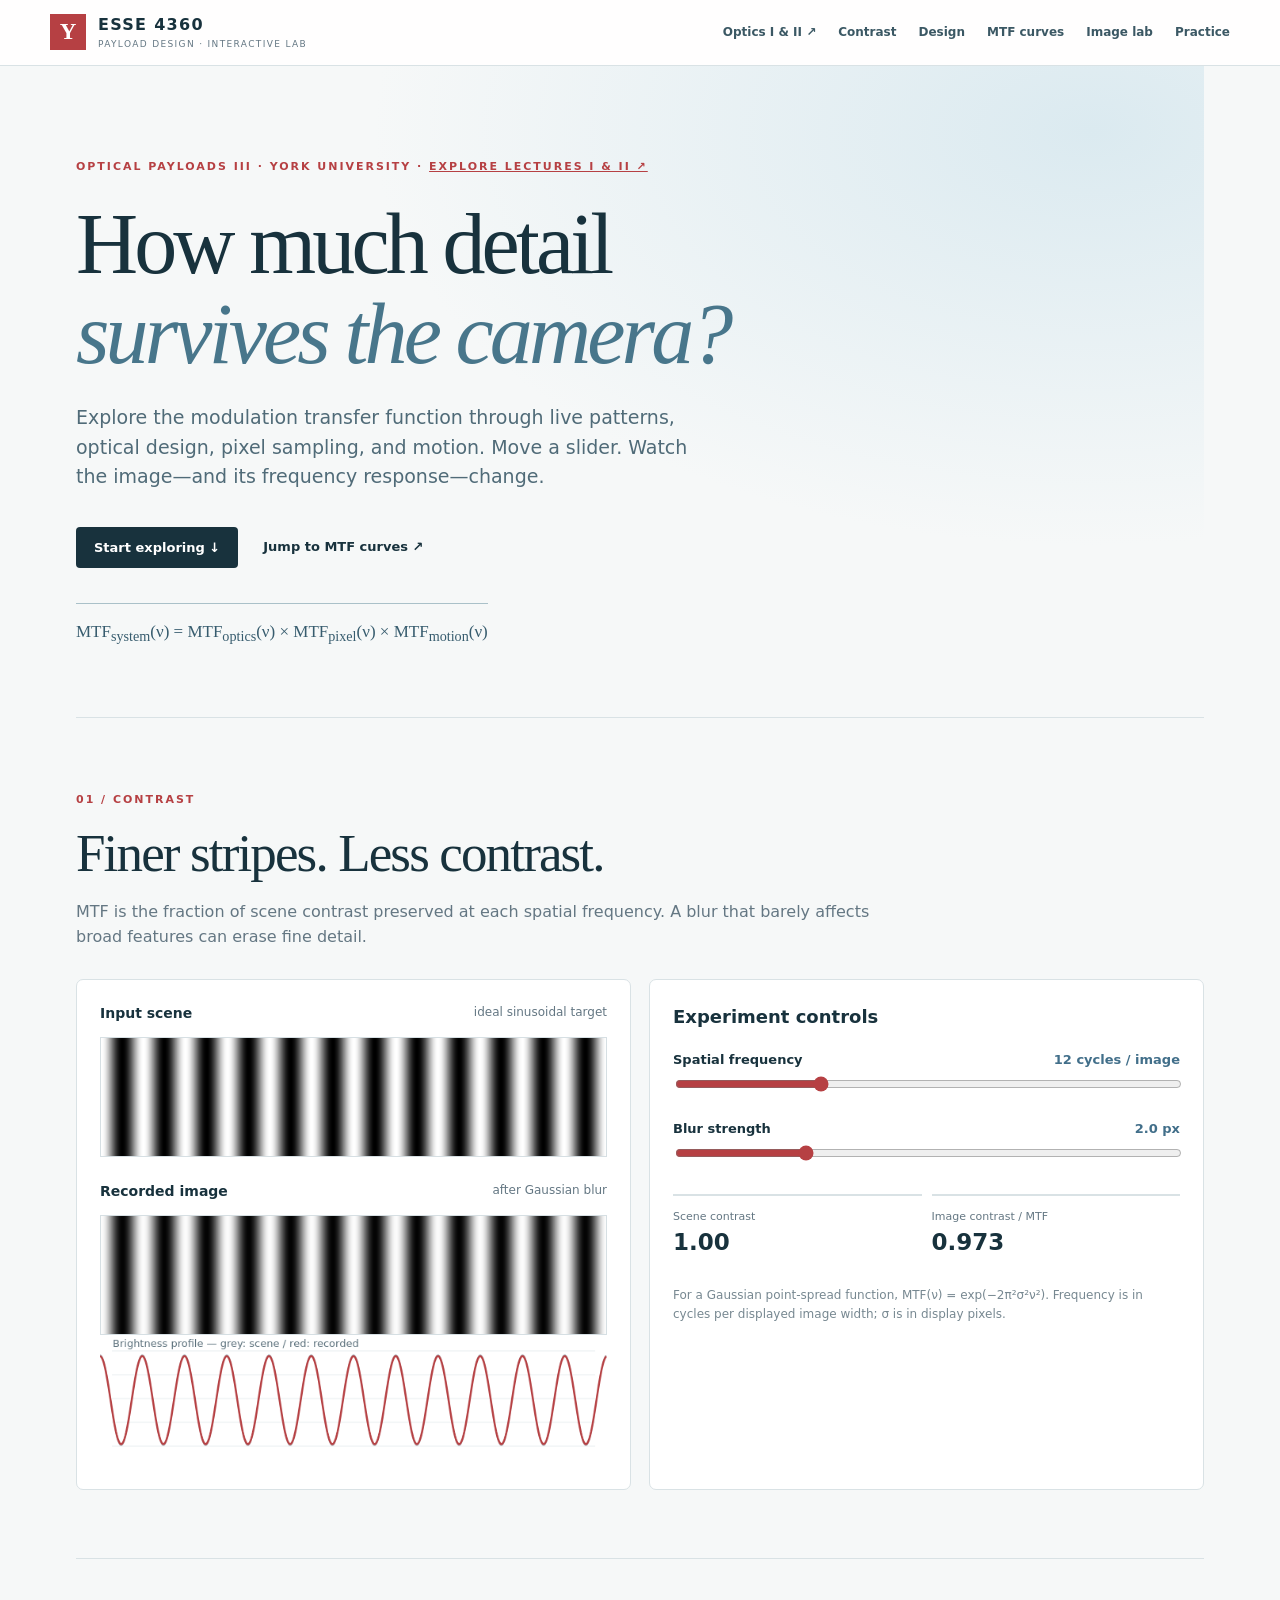
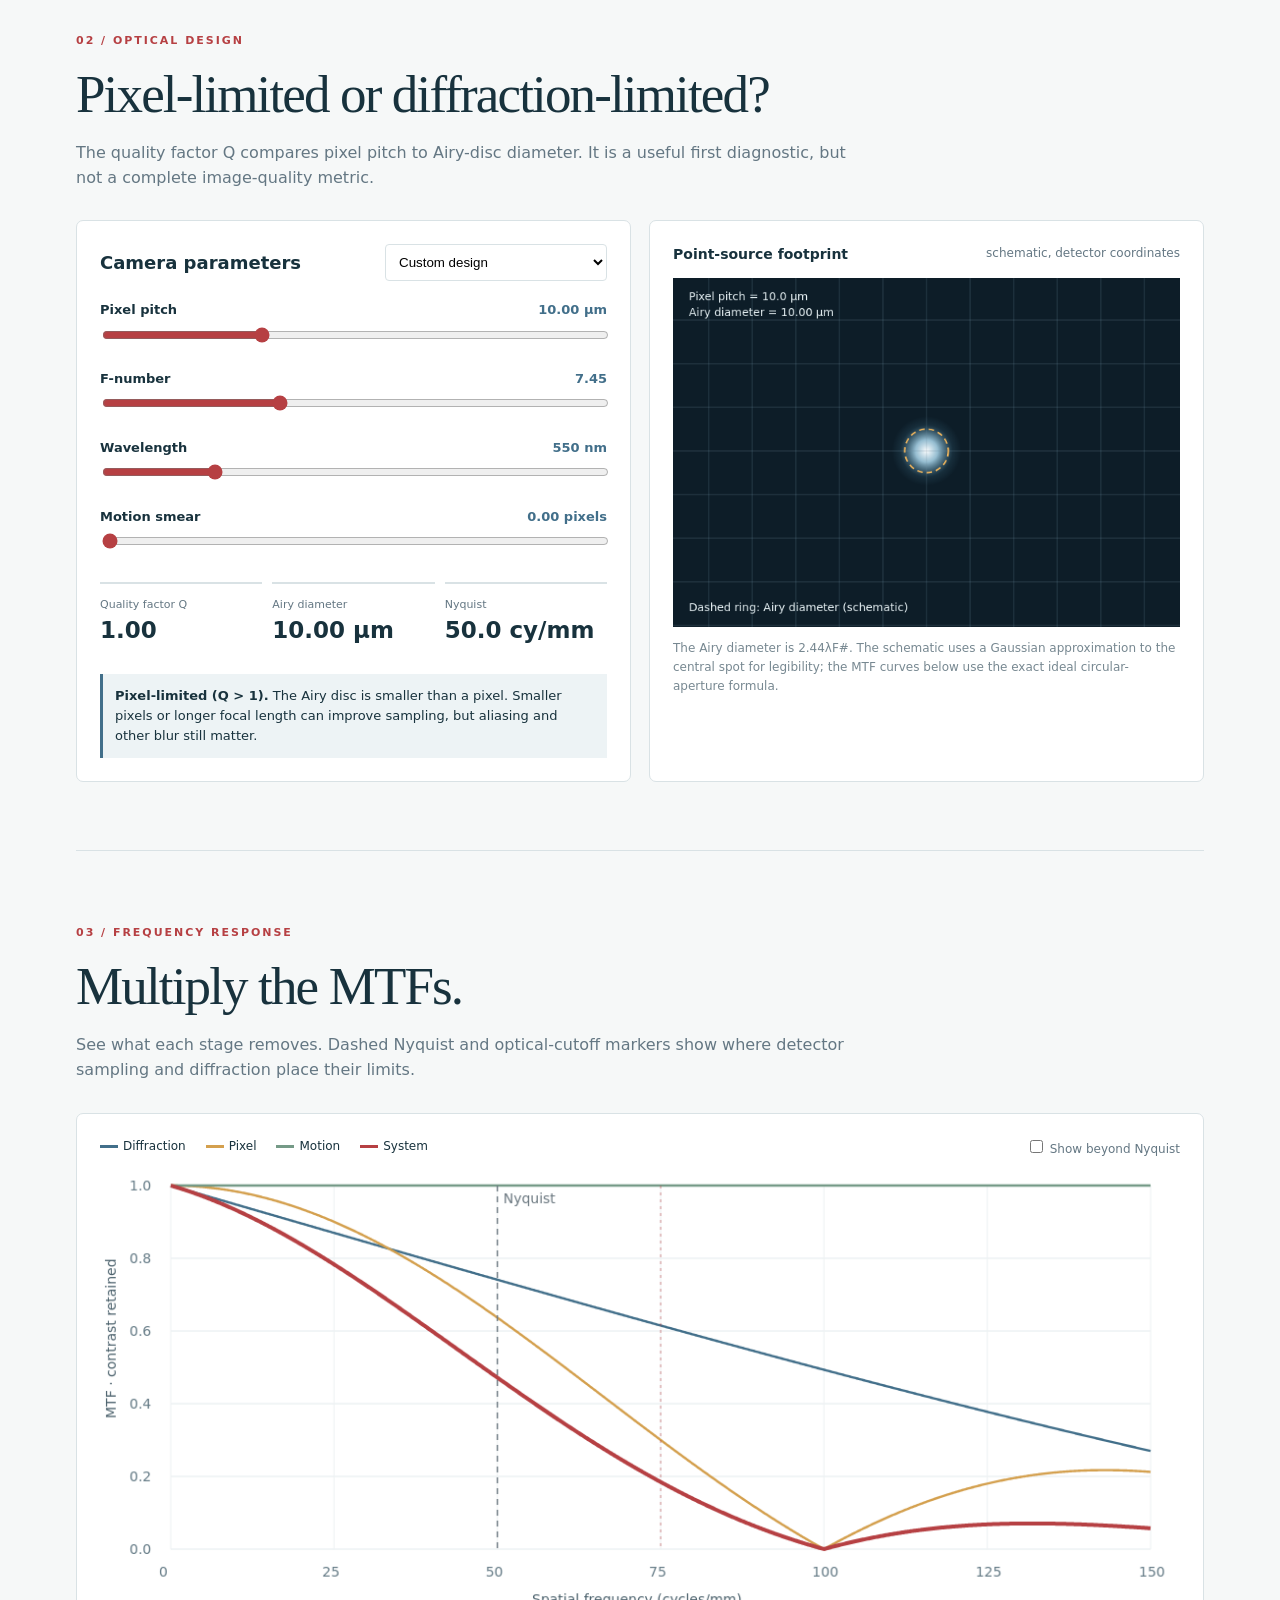
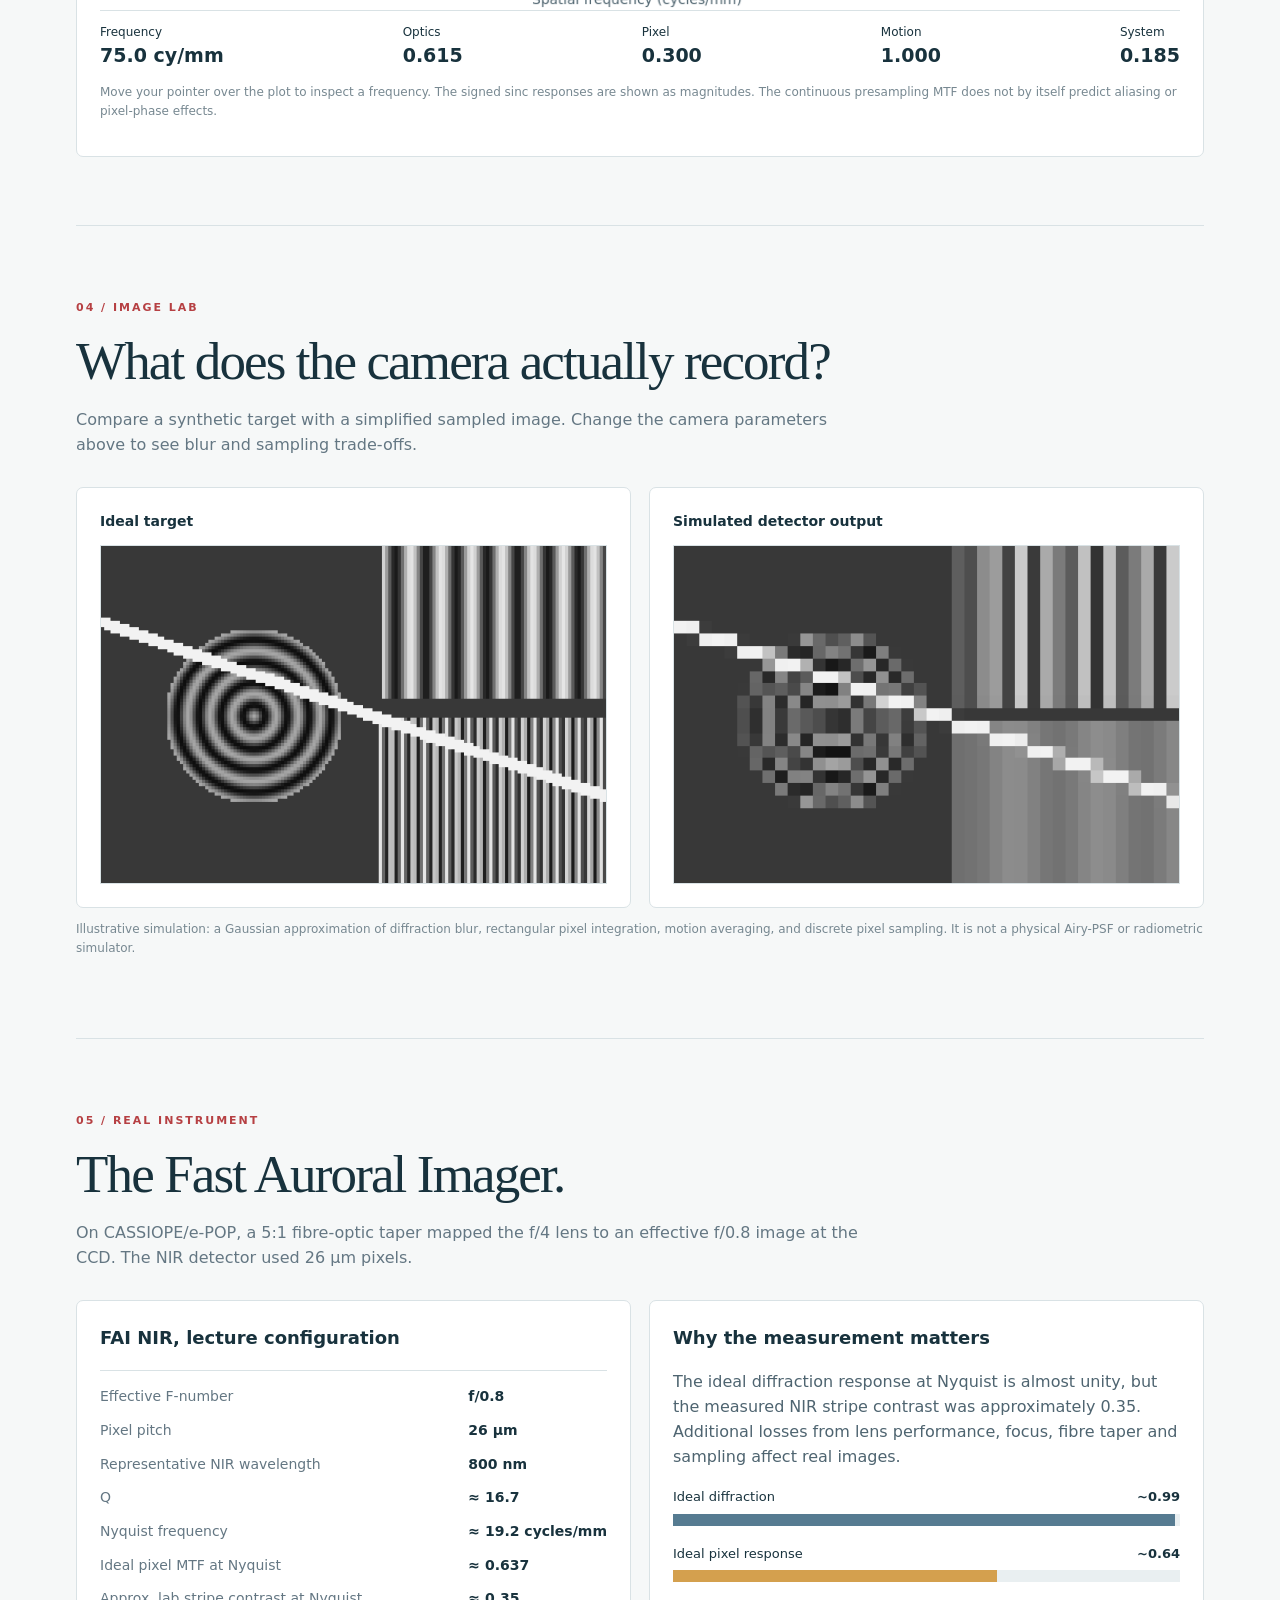
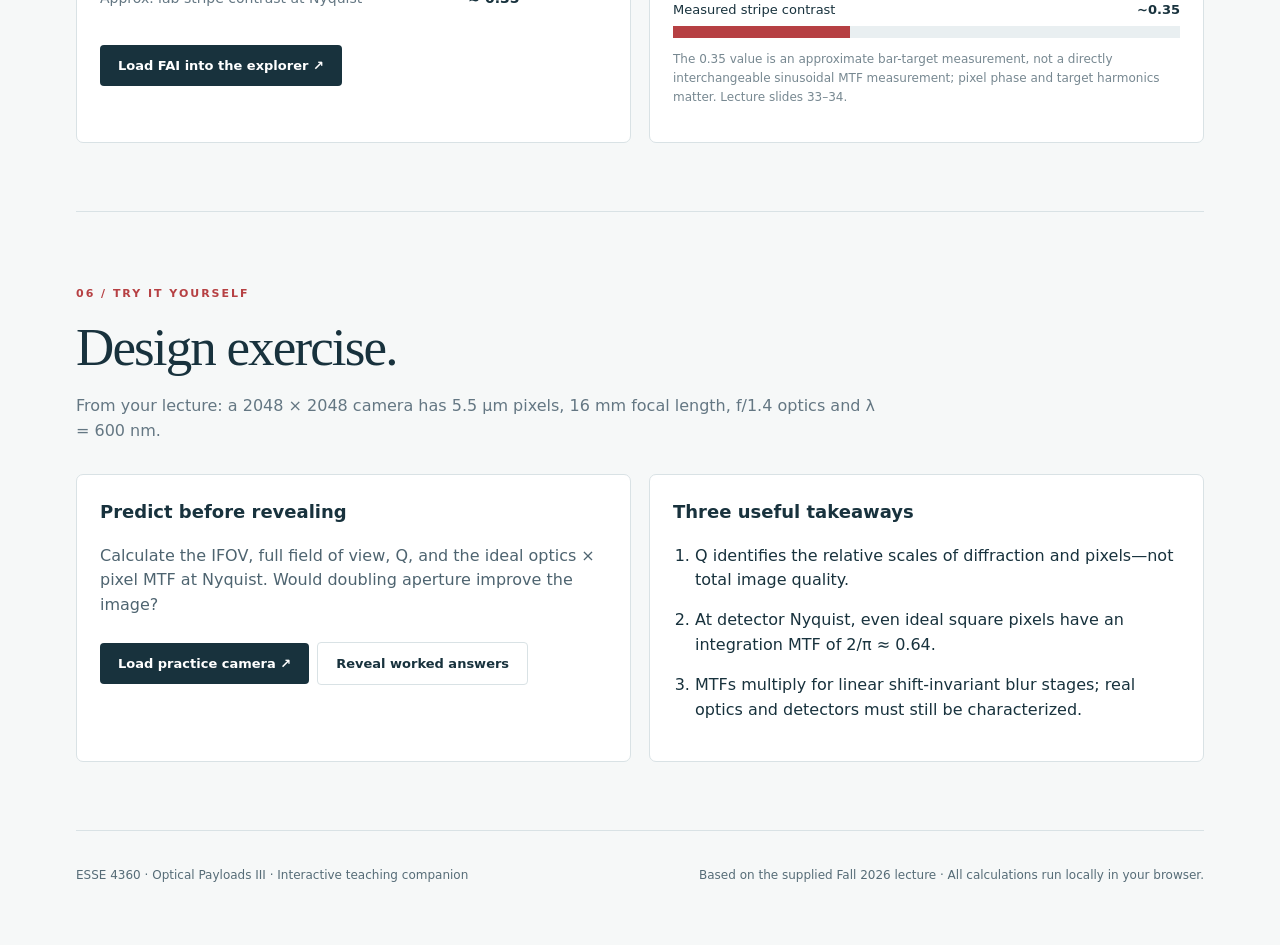
<file: index.html>
<!doctype html><html lang="en"><head><meta charset="utf-8"><meta name="viewport" content="width=device-width,initial-scale=1"><title>MTF Lab | ESSE 4360</title><link rel="stylesheet" href="style.css"></head><body><header><div class="brand"><span class="mark">Y</span><div><strong>ESSE 4360</strong><small>PAYLOAD DESIGN · INTERACTIVE LAB</small></div></div><nav><a href="optics.html">Optics I & II ↗</a><a href="#patterns">Contrast</a><a href="#design">Design</a><a href="#mtf">MTF curves</a><a href="#image">Image lab</a><a href="#challenge">Practice</a></nav></header><main><section class="hero"><div class="eyebrow">OPTICAL PAYLOADS III · YORK UNIVERSITY · <a href="optics.html" style="color:inherit">EXPLORE LECTURES I & II ↗</a></div><h1>How much detail<br><em>survives the camera?</em></h1><p>Explore the modulation transfer function through live patterns, optical design, pixel sampling, and motion. Move a slider. Watch the image—and its frequency response—change.</p><div class="hero-actions"><a class="primary" href="#patterns">Start exploring ↓</a><a href="#mtf">Jump to MTF curves ↗</a></div><div class="hero-equation">MTF<sub>system</sub>(ν) = MTF<sub>optics</sub>(ν) × MTF<sub>pixel</sub>(ν) × MTF<sub>motion</sub>(ν)</div></section><section id="patterns" class="section"><div class="section-top"><span class="step">01 / CONTRAST</span><h2>Finer stripes. Less contrast.</h2><p>MTF is the fraction of scene contrast preserved at each spatial frequency. A blur that barely affects broad features can erase fine detail.</p></div><div class="two"><div class="panel"><div class="panel-title">Input scene <span>ideal sinusoidal target</span></div><canvas id="scene" class="strip" width="640" height="150"></canvas><div class="panel-title gap-top">Recorded image <span>after Gaussian blur</span></div><canvas id="recorded" class="strip" width="640" height="150"></canvas><canvas id="profile" width="640" height="165"></canvas></div><div class="panel controls"><h3>Experiment controls</h3><label>Spatial frequency <output id="freqOut"></output></label><input id="freq" type="range" min="1" max="40" step="1" value="12"><label>Blur strength <output id="blurOut"></output></label><input id="blur" type="range" min="0" max="8" step="0.1" value="2"><div class="metric-row"><div><small>Scene contrast</small><strong>1.00</strong></div><div><small>Image contrast / MTF</small><strong id="contrastOut">—</strong></div></div><p class="note">For a Gaussian point-spread function, MTF(ν) = exp(−2π²σ²ν²). Frequency is in cycles per displayed image width; σ is in display pixels.</p></div></div></section><section id="design" class="section"><div class="section-top"><span class="step">02 / OPTICAL DESIGN</span><h2>Pixel-limited or diffraction-limited?</h2><p>The quality factor Q compares pixel pitch to Airy-disc diameter. It is a useful first diagnostic, but not a complete image-quality metric.</p></div><div class="two"><div class="panel controls"><div class="preset-line"><h3>Camera parameters</h3><select id="preset"><option value="custom">Custom design</option><option value="earth">Earth imager · lecture example</option><option value="fast">Fast camera · lecture example</option><option value="fai">FAI NIR · effective focal plane</option><option value="practice">Lecture practice problem</option></select></div><label>Pixel pitch <output id="pixelOut"></output></label><input id="pixel" type="range" min="1" max="30" step="0.1" value="10"><label>F-number <output id="fnumOut"></output></label><input id="fnum" type="range" min="0.8" max="20" step="0.05" value="7.45"><label>Wavelength <output id="waveOut"></output></label><input id="wave" type="range" min="400" max="1100" step="10" value="550"><label>Motion smear <output id="motionOut"></output></label><input id="motion" type="range" min="0" max="4" step="0.05" value="0"><div class="metric-row three"><div><small>Quality factor Q</small><strong id="qOut">—</strong></div><div><small>Airy diameter</small><strong id="airyOut">—</strong></div><div><small>Nyquist</small><strong id="nyOut">—</strong></div></div><div class="verdict" id="verdict"></div></div><div class="panel"><div class="panel-title">Point-source footprint <span>schematic, detector coordinates</span></div><canvas id="psf" width="640" height="440"></canvas><p class="note">The Airy diameter is 2.44λF#. The schematic uses a Gaussian approximation to the central spot for legibility; the MTF curves below use the exact ideal circular-aperture formula.</p></div></div></section><section id="mtf" class="section"><div class="section-top"><span class="step">03 / FREQUENCY RESPONSE</span><h2>Multiply the MTFs.</h2><p>See what each stage removes. Dashed Nyquist and optical-cutoff markers show where detector sampling and diffraction place their limits.</p></div><div class="panel"><div class="chart-header"><div class="legend"><span><i class="opt"></i>Diffraction</span><span><i class="pix"></i>Pixel</span><span><i class="mot"></i>Motion</span><span><i class="sys"></i>System</span></div><label class="check"><input id="beyond" type="checkbox"> Show beyond Nyquist</label></div><canvas id="mtfChart" width="1100" height="460"></canvas><div class="readout"><span>Frequency <strong id="probeFreq">—</strong></span><span>Optics <strong id="probeOpt">—</strong></span><span>Pixel <strong id="probePix">—</strong></span><span>Motion <strong id="probeMot">—</strong></span><span>System <strong id="probeSys">—</strong></span></div><p class="note">Move your pointer over the plot to inspect a frequency. The signed sinc responses are shown as magnitudes. The continuous presampling MTF does not by itself predict aliasing or pixel-phase effects.</p></div></section><section id="image" class="section"><div class="section-top"><span class="step">04 / IMAGE LAB</span><h2>What does the camera actually record?</h2><p>Compare a synthetic target with a simplified sampled image. Change the camera parameters above to see blur and sampling trade-offs.</p></div><div class="two"><div class="panel"><div class="panel-title">Ideal target</div><canvas id="idealImage" width="480" height="320" class="imagecanvas"></canvas></div><div class="panel"><div class="panel-title">Simulated detector output</div><canvas id="sampledImage" width="480" height="320" class="imagecanvas"></canvas></div></div><p class="note">Illustrative simulation: a Gaussian approximation of diffraction blur, rectangular pixel integration, motion averaging, and discrete pixel sampling. It is not a physical Airy-PSF or radiometric simulator.</p></section><section id="fai" class="section"><div class="section-top"><span class="step">05 / REAL INSTRUMENT</span><h2>The Fast Auroral Imager.</h2><p>On CASSIOPE/e-POP, a 5:1 fibre-optic taper mapped the f/4 lens to an effective f/0.8 image at the CCD. The NIR detector used 26 µm pixels.</p></div><div class="two"><div class="panel"><h3>FAI NIR, lecture configuration</h3><div class="spec"><span>Effective F-number</span><b>f/0.8</b><span>Pixel pitch</span><b>26 µm</b><span>Representative NIR wavelength</span><b>800 nm</b><span>Q</span><b>≈ 16.7</b><span>Nyquist frequency</span><b>≈ 19.2 cycles/mm</b><span>Ideal pixel MTF at Nyquist</span><b>≈ 0.637</b><span>Approx. lab stripe contrast at Nyquist</span><b>≈ 0.35</b></div><button id="loadFai">Load FAI into the explorer ↗</button></div><div class="panel"><h3>Why the measurement matters</h3><p>The ideal diffraction response at Nyquist is almost unity, but the measured NIR stripe contrast was approximately 0.35. Additional losses from lens performance, focus, fibre taper and sampling affect real images.</p><div class="barlabel">Ideal diffraction <b>~0.99</b></div><div class="bar"><span style="width:99%;background:#567b91"></span></div><div class="barlabel">Ideal pixel response <b>~0.64</b></div><div class="bar"><span style="width:64%;background:#d4a04e"></span></div><div class="barlabel">Measured stripe contrast <b>~0.35</b></div><div class="bar"><span style="width:35%;background:#b64043"></span></div><p class="note">The 0.35 value is an approximate bar-target measurement, not a directly interchangeable sinusoidal MTF measurement; pixel phase and target harmonics matter. Lecture slides 33–34.</p></div></div></section><section id="challenge" class="section"><div class="section-top"><span class="step">06 / TRY IT YOURSELF</span><h2>Design exercise.</h2><p>From your lecture: a 2048 × 2048 camera has 5.5 µm pixels, 16 mm focal length, f/1.4 optics and λ = 600 nm.</p></div><div class="two"><div class="panel"><h3>Predict before revealing</h3><p>Calculate the IFOV, full field of view, Q, and the ideal optics × pixel MTF at Nyquist. Would doubling aperture improve the image?</p><button id="loadPractice">Load practice camera ↗</button><button class="secondary" id="reveal">Reveal worked answers</button><div id="answers" hidden><p><strong>IFOV:</strong> ≈ 70.9 arcsec/pixel. <strong>Full FOV:</strong> ≈ 38.8° using 2 atan(Np/2f). <strong>Q:</strong> ≈ 2.68 (pixel-limited). <strong>Nyquist:</strong> ≈ 90.9 cycles/mm. <strong>Optical MTF:</strong> ≈ 0.90. <strong>Pixel MTF:</strong> ≈ 0.637. <strong>System:</strong> ≈ 0.57, ignoring other blur. Doubling the aperture at fixed focal length reduces the F-number and diffraction blur, but only modestly improves the Nyquist response because pixel integration still dominates; it also increases collected light.</p></div></div><div class="panel"><h3>Three useful takeaways</h3><ol><li>Q identifies the relative scales of diffraction and pixels—not total image quality.</li><li>At detector Nyquist, even ideal square pixels have an integration MTF of 2/π ≈ 0.64.</li><li>MTFs multiply for linear shift-invariant blur stages; real optics and detectors must still be characterized.</li></ol></div></div></section><footer>ESSE 4360 · Optical Payloads III · Interactive teaching companion <span>Based on the supplied Fall 2026 lecture · All calculations run locally in your browser.</span></footer></main><script src="script.js"></script></body></html>
</file>
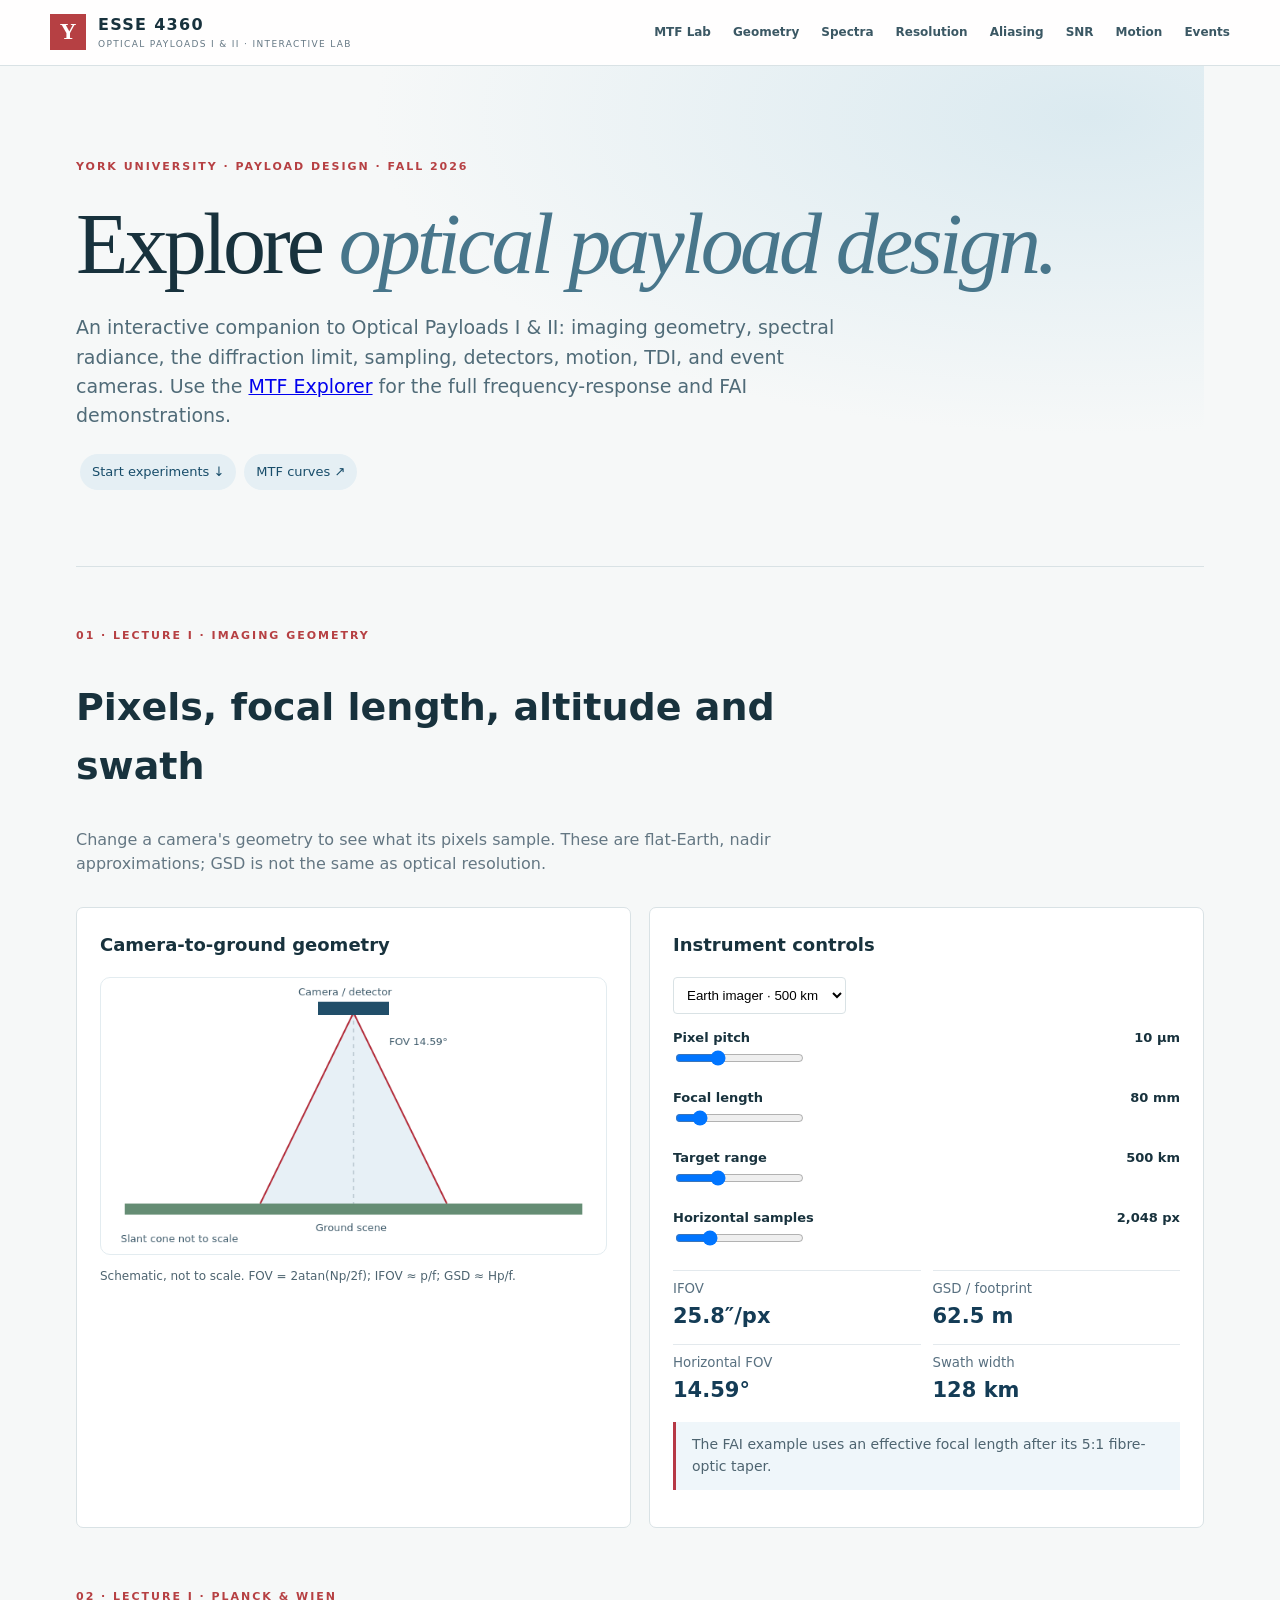
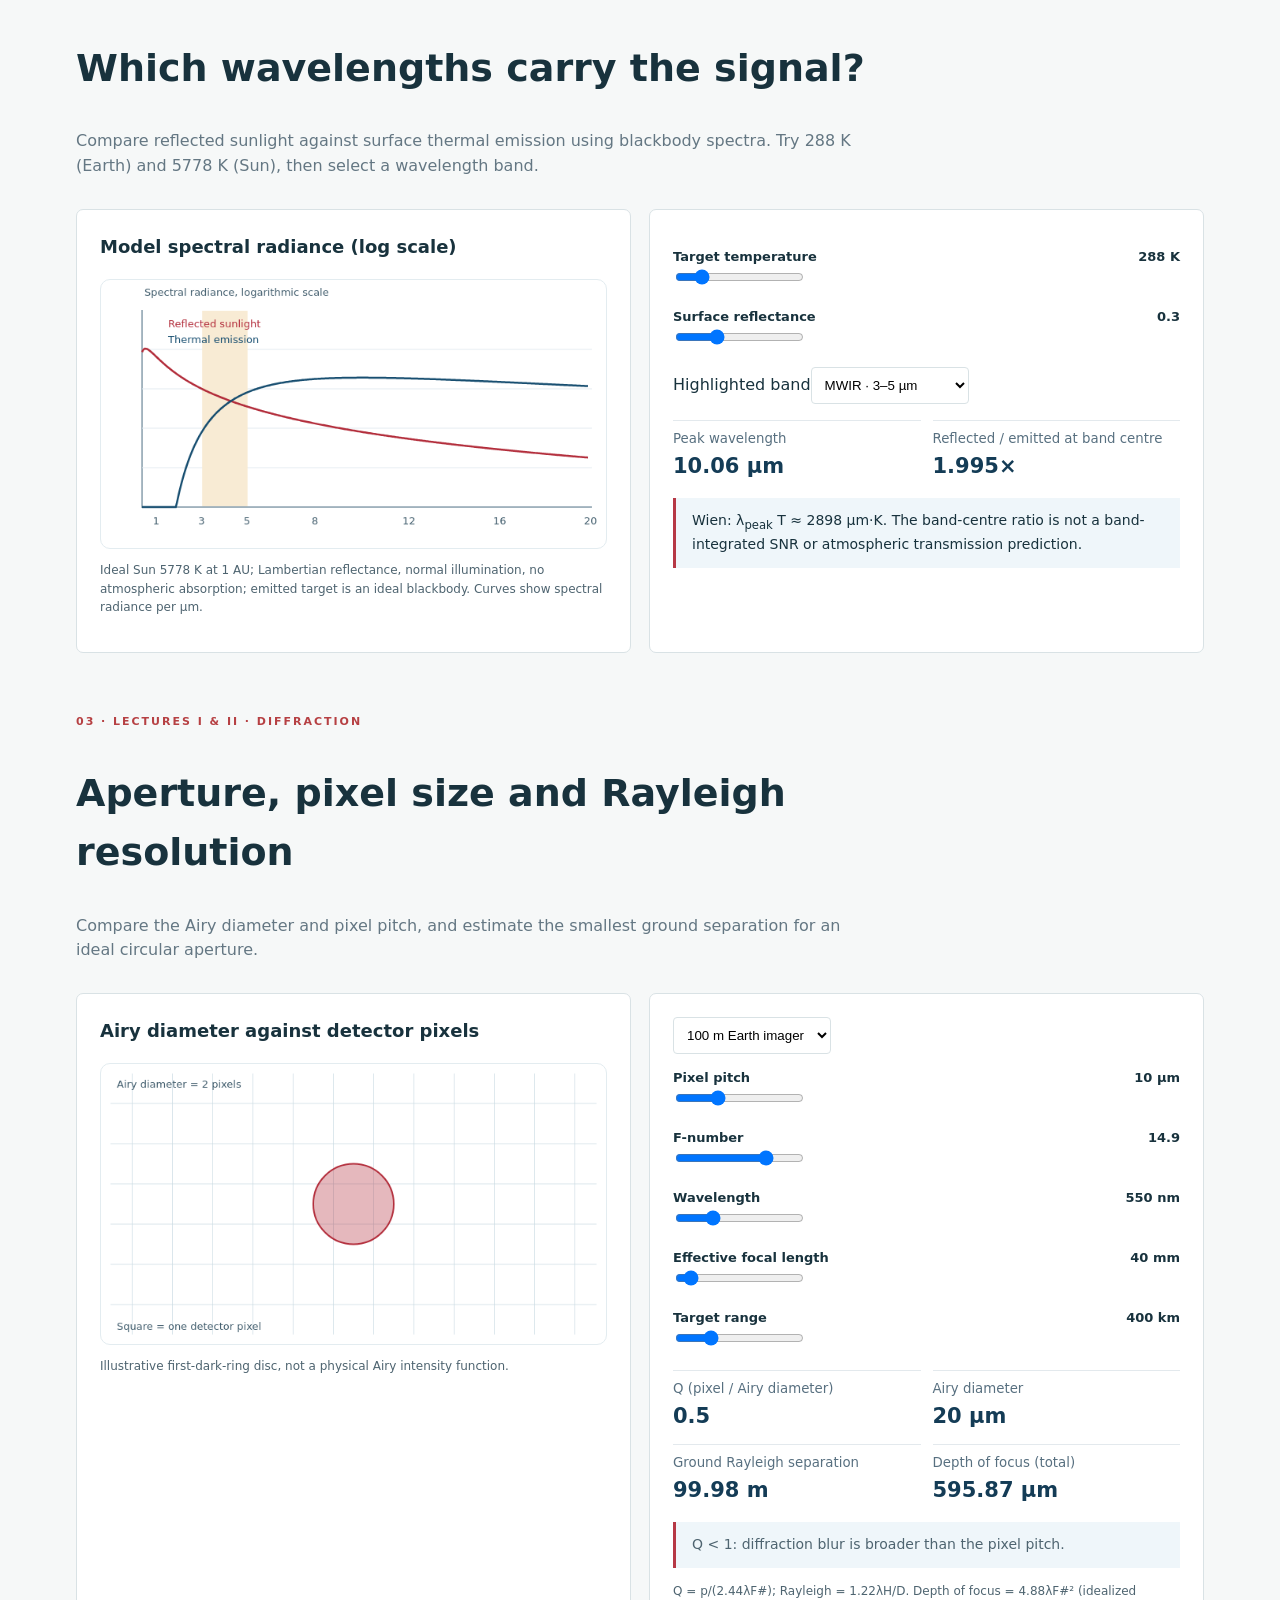
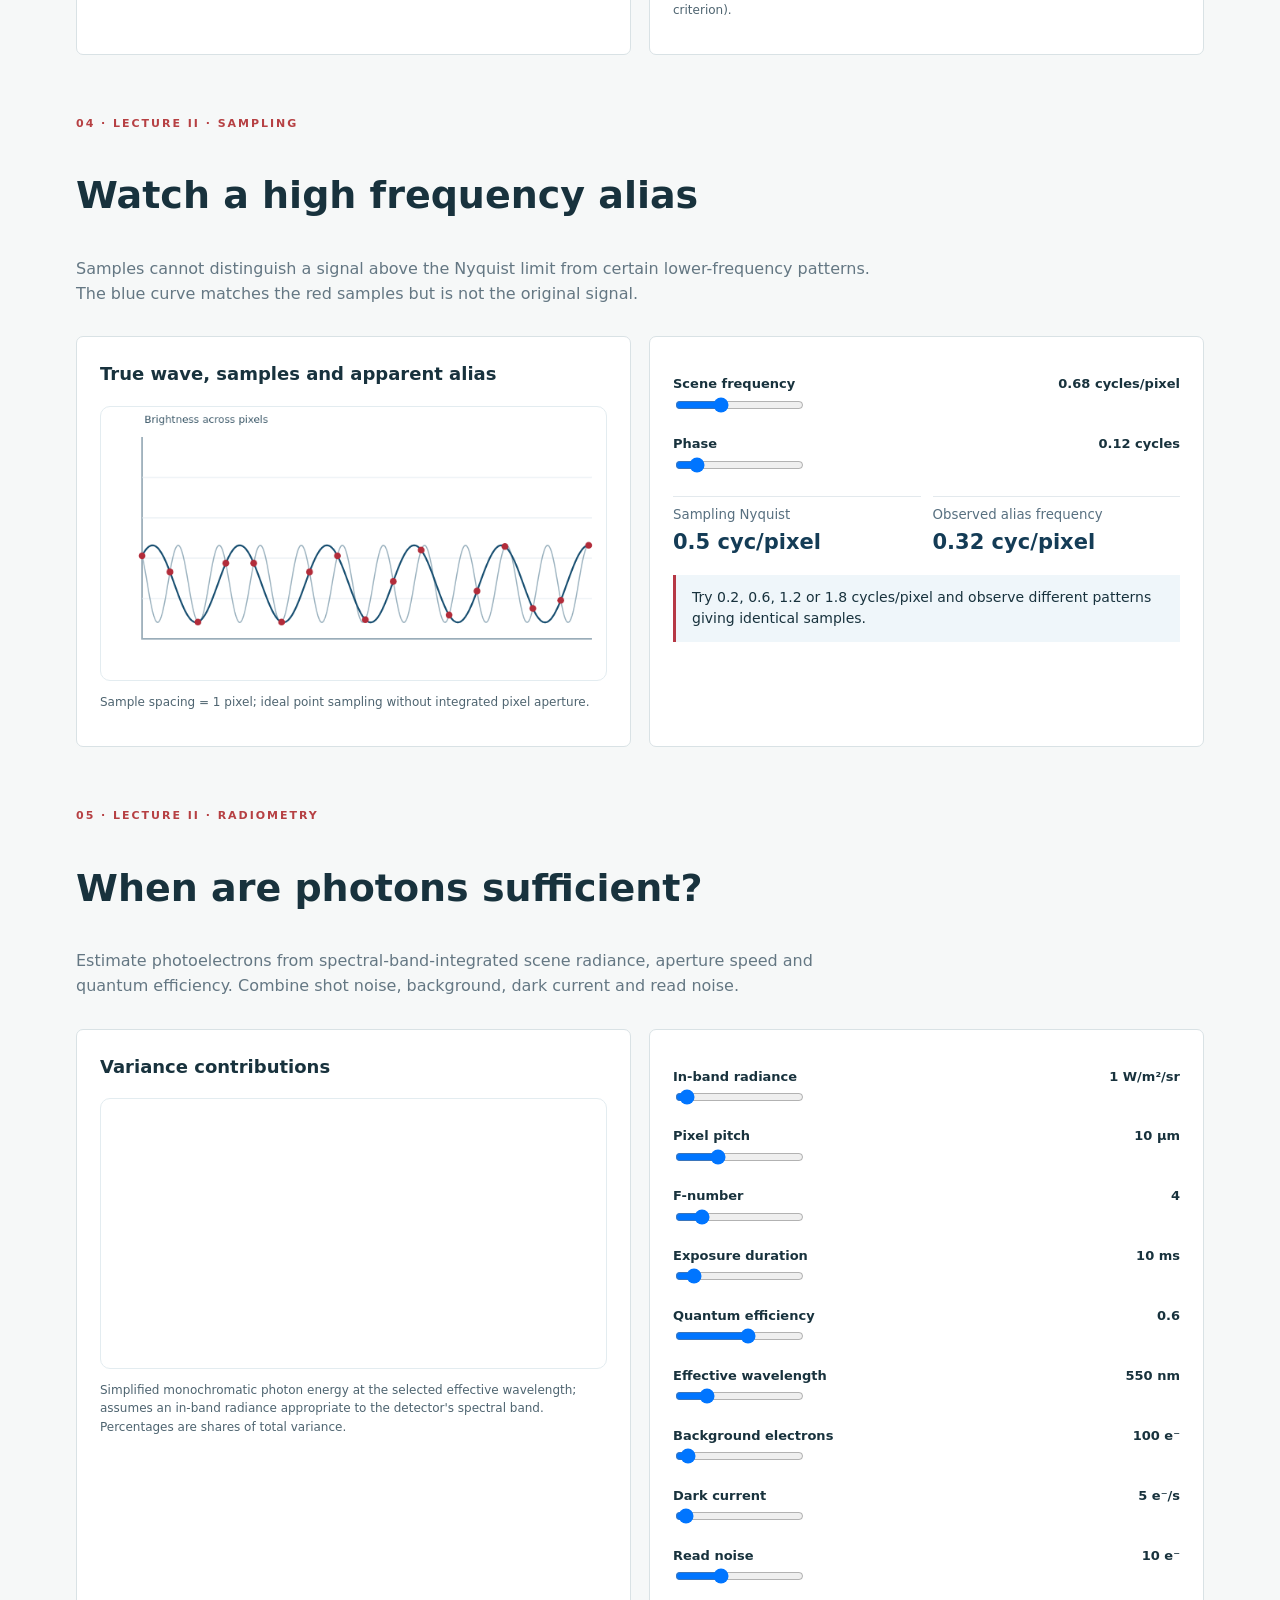
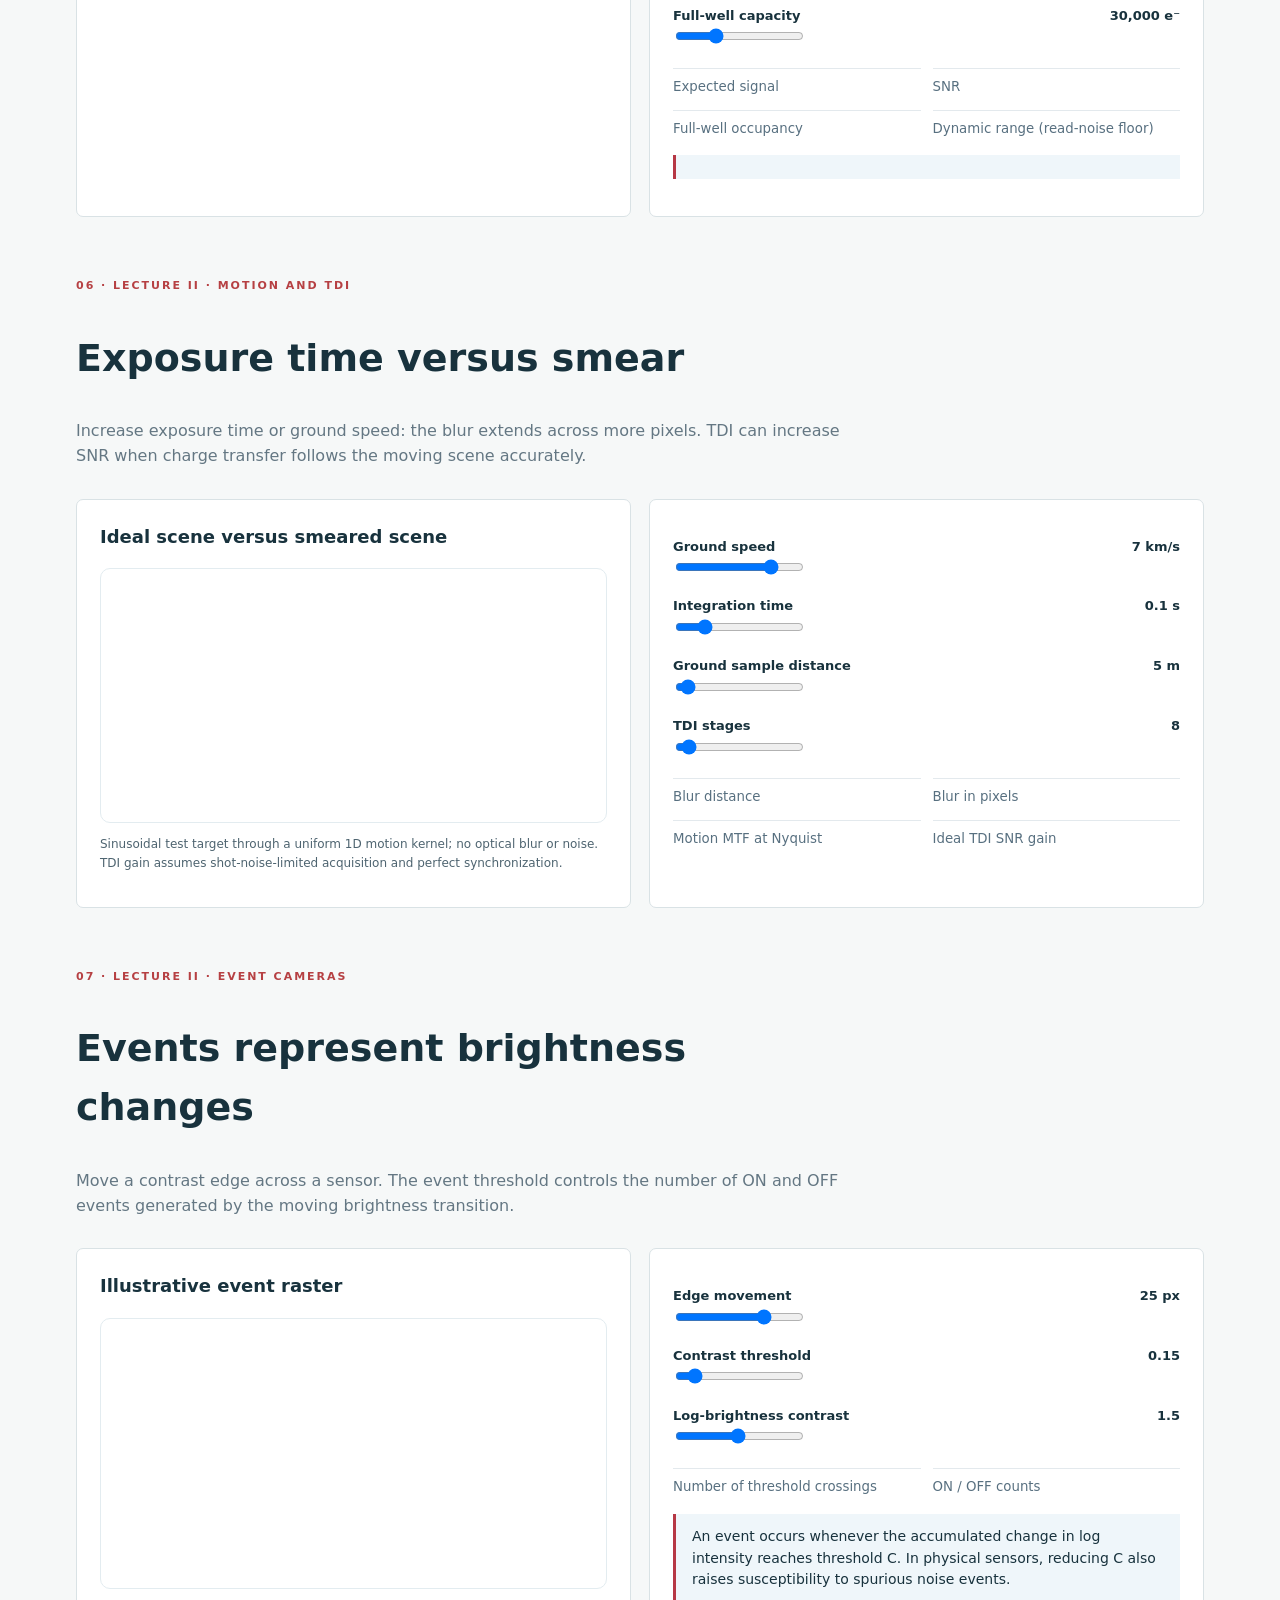
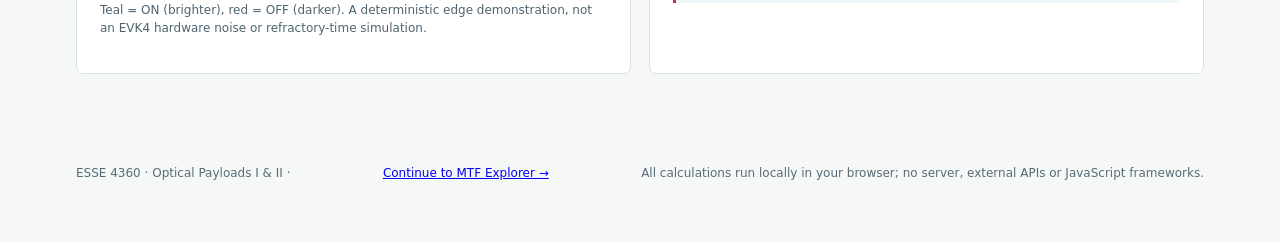
<file: optics.html>
<!doctype html><html lang="en"><head><meta charset="utf-8"><meta name="viewport" content="width=device-width,initial-scale=1"><title>Optical Payloads I & II | ESSE 4360</title><link rel="stylesheet" href="style.css"><style>.module{margin:55px 0;scroll-margin-top:90px}.module h2{font-size:clamp(26px,4vw,38px)}.small-chart{width:100%;height:auto;background:#fff;border:1px solid #e3ecf0;border-radius:10px}.fields{display:grid;grid-template-columns:1fr 1fr;gap:10px}.fields label{font-size:13px}.fields input{width:100%}.readouts{display:grid;grid-template-columns:repeat(2,minmax(0,1fr));gap:12px;margin:16px 0}.readouts div{border-top:1px solid #e3e9ed;padding-top:8px}.readouts strong{display:block;font-size:21px;color:#143c56}.readouts small{display:block;color:#587080}.ref{font-size:12px;color:#597181}.control label{display:flex;justify-content:space-between;font-size:13px;font-weight:600}.control{margin:14px 0}.unit{font-weight:normal;color:#a03943}.panel h3{margin-top:0}.chips a{display:inline-block;padding:8px 12px;margin:4px;border-radius:20px;background:#e5eff4;text-decoration:none;color:#174c69;font-size:13px}.explain{padding:12px 16px;border-left:3px solid #b63845;background:#eff6fa;margin:14px 0;font-size:14px}.hero p{max-width:800px}</style></head><body><header><div class="brand"><span class="mark">Y</span><div><strong>ESSE 4360</strong><small>OPTICAL PAYLOADS I & II · INTERACTIVE LAB</small></div></div><nav><a href="index.html">MTF Lab</a><a href="#geometry">Geometry</a><a href="#spectra">Spectra</a><a href="#resolution">Resolution</a><a href="#sampling">Aliasing</a><a href="#detector">SNR</a><a href="#motionlab">Motion</a><a href="#events">Events</a></nav></header><main><section class="hero"><div class="eyebrow">YORK UNIVERSITY · PAYLOAD DESIGN · FALL 2026</div><h1>Explore <em>optical payload design.</em></h1><p>An interactive companion to Optical Payloads I & II: imaging geometry, spectral radiance, the diffraction limit, sampling, detectors, motion, TDI, and event cameras. Use the <a href="index.html">MTF Explorer</a> for the full frequency-response and FAI demonstrations.</p><div class="chips"><a href="#geometry">Start experiments ↓</a><a href="index.html#mtf">MTF curves ↗</a></div></section>
<section class="module" id="geometry"><div class="section-top"><span class="step">01 · LECTURE I · IMAGING GEOMETRY</span><h2>Pixels, focal length, altitude and swath</h2><p>Change a camera's geometry to see what its pixels sample. These are flat-Earth, nadir approximations; GSD is not the same as optical resolution.</p></div><div class="two"><div class="panel"><h3>Camera-to-ground geometry</h3><canvas id="geoPlot" class="small-chart" width="640" height="350"></canvas><p class="ref">Schematic, not to scale. FOV = 2atan(Np/2f); IFOV ≈ p/f; GSD ≈ Hp/f.</p></div><div class="panel"><h3>Instrument controls</h3><select id="geoPreset"><option value="earth">Earth imager · 500 km</option><option value="fai">FAI · apogee to aurora</option><option value="event">EVK4 · 5 m target</option></select><div id="geoFields"></div><div class="readouts"><div><small>IFOV</small><strong id="geoIFOV"></strong></div><div><small>GSD / footprint</small><strong id="geoGSD"></strong></div><div><small>Horizontal FOV</small><strong id="geoFOV"></strong></div><div><small>Swath width</small><strong id="geoSwath"></strong></div></div><p class="explain">The FAI example uses an effective focal length after its 5:1 fibre-optic taper.</p></div></div></section>
<section class="module" id="spectra"><div class="section-top"><span class="step">02 · LECTURE I · PLANCK & WIEN</span><h2>Which wavelengths carry the signal?</h2><p>Compare reflected sunlight against surface thermal emission using blackbody spectra. Try 288 K (Earth) and 5778 K (Sun), then select a wavelength band.</p></div><div class="two"><div class="panel"><h3>Model spectral radiance (log scale)</h3><canvas id="spectraPlot" class="small-chart" width="640" height="340"></canvas><p class="ref">Ideal Sun 5778 K at 1 AU; Lambertian reflectance, normal illumination, no atmospheric absorption; emitted target is an ideal blackbody. Curves show spectral radiance per µm.</p></div><div class="panel"><div id="specFields"></div><label for="band">Highlighted band</label><select id="band"><option value="0.4,0.7">Visible · 0.4–0.7 µm</option><option value="0.7,1">NIR · 0.7–1 µm</option><option value="1,3">SWIR · 1–3 µm</option><option value="3,5" selected>MWIR · 3–5 µm</option><option value="8,12">LWIR · 8–12 µm</option></select><div class="readouts"><div><small>Peak wavelength</small><strong id="specPeak"></strong></div><div><small>Reflected / emitted at band centre</small><strong id="specRatio"></strong></div></div><div class="explain">Wien: λ<sub>peak</sub> T ≈ 2898 µm·K. The band-centre ratio is not a band-integrated SNR or atmospheric transmission prediction.</div></div></div></section>
<section class="module" id="resolution"><div class="section-top"><span class="step">03 · LECTURES I & II · DIFFRACTION</span><h2>Aperture, pixel size and Rayleigh resolution</h2><p>Compare the Airy diameter and pixel pitch, and estimate the smallest ground separation for an ideal circular aperture.</p></div><div class="two"><div class="panel"><h3>Airy diameter against detector pixels</h3><canvas id="airyPlot" class="small-chart" width="640" height="355"></canvas><p class="ref">Illustrative first-dark-ring disc, not a physical Airy intensity function.</p></div><div class="panel"><select id="optPreset"><option value="earth">100 m Earth imager</option><option value="fai">FAI NIR</option><option value="evk">EVK4 25 mm</option></select><div id="optFields"></div><div class="readouts"><div><small>Q (pixel / Airy diameter)</small><strong id="optQ"></strong></div><div><small>Airy diameter</small><strong id="optAiry"></strong></div><div><small>Ground Rayleigh separation</small><strong id="optGround"></strong></div><div><small>Depth of focus (total)</small><strong id="optFocus"></strong></div></div><p class="explain" id="optVerdict"></p><p class="ref">Q = p/(2.44λF#); Rayleigh = 1.22λH/D. Depth of focus = 4.88λF#² (idealized criterion).</p></div></div></section>
<section class="module" id="sampling"><div class="section-top"><span class="step">04 · LECTURE II · SAMPLING</span><h2>Watch a high frequency alias</h2><p>Samples cannot distinguish a signal above the Nyquist limit from certain lower-frequency patterns. The blue curve matches the red samples but is not the original signal.</p></div><div class="two"><div class="panel"><h3>True wave, samples and apparent alias</h3><canvas id="aliasPlot" class="small-chart" width="640" height="345"></canvas><p class="ref">Sample spacing = 1 pixel; ideal point sampling without integrated pixel aperture.</p></div><div class="panel"><div id="aliasFields"></div><div class="readouts"><div><small>Sampling Nyquist</small><strong>0.5 cyc/pixel</strong></div><div><small>Observed alias frequency</small><strong id="aliasFreq"></strong></div></div><div class="explain">Try 0.2, 0.6, 1.2 or 1.8 cycles/pixel and observe different patterns giving identical samples.</div></div></div></section>
<section class="module" id="detector"><div class="section-top"><span class="step">05 · LECTURE II · RADIOMETRY</span><h2>When are photons sufficient?</h2><p>Estimate photoelectrons from spectral-band-integrated scene radiance, aperture speed and quantum efficiency. Combine shot noise, background, dark current and read noise.</p></div><div class="two"><div class="panel"><h3>Variance contributions</h3><canvas id="snrPlot" class="small-chart" width="640" height="340"></canvas><p class="ref">Simplified monochromatic photon energy at the selected effective wavelength; assumes an in-band radiance appropriate to the detector's spectral band. Percentages are shares of total variance.</p></div><div class="panel"><div id="snrFields"></div><div class="readouts"><div><small>Expected signal</small><strong id="signal"></strong></div><div><small>SNR</small><strong id="snr"></strong></div><div><small>Full-well occupancy</small><strong id="full"></strong></div><div><small>Dynamic range (read-noise floor)</small><strong id="range"></strong></div></div><p class="explain" id="snrNote"></p></div></div></section>
<section class="module" id="motionlab"><div class="section-top"><span class="step">06 · LECTURE II · MOTION AND TDI</span><h2>Exposure time versus smear</h2><p>Increase exposure time or ground speed: the blur extends across more pixels. TDI can increase SNR when charge transfer follows the moving scene accurately.</p></div><div class="two"><div class="panel"><h3>Ideal scene versus smeared scene</h3><canvas id="motionPlot" class="small-chart" width="640" height="320"></canvas><p class="ref">Sinusoidal test target through a uniform 1D motion kernel; no optical blur or noise. TDI gain assumes shot-noise-limited acquisition and perfect synchronization.</p></div><div class="panel"><div id="motionFields"></div><div class="readouts"><div><small>Blur distance</small><strong id="smearM"></strong></div><div><small>Blur in pixels</small><strong id="smearPix"></strong></div><div><small>Motion MTF at Nyquist</small><strong id="smearMtf"></strong></div><div><small>Ideal TDI SNR gain</small><strong id="tdiGain"></strong></div></div></div></div></section>
<section class="module" id="events"><div class="section-top"><span class="step">07 · LECTURE II · EVENT CAMERAS</span><h2>Events represent brightness changes</h2><p>Move a contrast edge across a sensor. The event threshold controls the number of ON and OFF events generated by the moving brightness transition.</p></div><div class="two"><div class="panel"><h3>Illustrative event raster</h3><canvas id="eventPlot" class="small-chart" width="640" height="340"></canvas><p class="ref">Teal = ON (brighter), red = OFF (darker). A deterministic edge demonstration, not an EVK4 hardware noise or refractory-time simulation.</p></div><div class="panel"><div id="eventFields"></div><div class="readouts"><div><small>Number of threshold crossings</small><strong id="eventCount"></strong></div><div><small>ON / OFF counts</small><strong id="eventPolarity"></strong></div></div><div class="explain">An event occurs whenever the accumulated change in log intensity reaches threshold C. In physical sensors, reducing C also raises susceptibility to spurious noise events.</div></div></div></section>
<footer>ESSE 4360 · Optical Payloads I & II · <a href="index.html">Continue to MTF Explorer →</a><span>All calculations run locally in your browser; no server, external APIs or JavaScript frameworks.</span></footer></main><script src="optics.js"></script></body></html>
</file>
<file: style.css>
:root{--ink:#18323d;--muted:#647783;--paper:#f6f8f8;--line:#d9e2e5;--red:#b64043;--blue:#426f8a}*{box-sizing:border-box}html{scroll-behavior:smooth}body{margin:0;background:var(--paper);color:var(--ink);font:16px/1.55 system-ui,-apple-system,Segoe UI,sans-serif}header{position:sticky;top:0;z-index:10;background:#fffefef5;border-bottom:1px solid var(--line);display:flex;align-items:center;justify-content:space-between;padding:13px max(28px,calc((100vw - 1180px)/2));gap:22px}.brand{display:flex;align-items:center;gap:12px;white-space:nowrap}.brand strong{display:block;letter-spacing:.08em}.brand small{display:block;font-size:9px;letter-spacing:.15em;color:var(--muted)}.mark{display:grid;place-items:center;background:#b64043;color:white;font:700 23px Georgia;width:36px;height:36px}nav{display:flex;gap:22px;flex-wrap:wrap}nav a{font-size:12px;text-decoration:none;color:#3b5864;font-weight:650}nav a:hover{color:var(--red)}main{max-width:1180px;margin:auto;padding:0 26px}.hero{padding:92px 0 72px;border-bottom:1px solid var(--line);background:radial-gradient(ellipse at 90% 10%,#dbeaf0,transparent 50%)}.eyebrow,.step{color:var(--red);font-size:11px;font-weight:800;letter-spacing:.18em}.hero h1{font:normal clamp(45px,7vw,86px)/1.05 Georgia,serif;letter-spacing:-.045em;margin:24px 0}.hero h1 em{color:#48768b;font-weight:normal}.hero p{max-width:640px;font-size:19px;color:#506b78}.hero-actions{display:flex;gap:25px;align-items:center;margin:35px 0}.hero-actions a{text-decoration:none;color:var(--ink);font-size:13px;font-weight:700}.hero-actions .primary,button{background:var(--ink);color:#fff;padding:13px 18px;border:0;border-radius:4px;cursor:pointer;font:700 13px system-ui}.hero-equation{display:inline-block;border-top:1px solid #aac1c9;padding-top:18px;font:17px Georgia,serif;color:#375c6e}.section{padding:68px 0;border-bottom:1px solid var(--line);scroll-margin-top:75px}.section-top{max-width:800px;margin-bottom:30px}.section h2{font:normal clamp(32px,4.3vw,53px)/1.13 Georgia,serif;letter-spacing:-.035em;margin:13px 0}.section-top p{color:var(--muted);font-size:16px}.two{display:grid;grid-template-columns:1fr 1fr;gap:18px}.panel{background:#fff;border:1px solid var(--line);border-radius:7px;padding:23px;min-width:0}.panel h3{margin:0 0 18px;font-size:18px}.panel p{color:#4e6470}.panel-title{display:flex;justify-content:space-between;gap:8px;font-weight:700;font-size:14px;margin-bottom:12px}.panel-title span{font-weight:400;color:var(--muted);font-size:12px}.gap-top{margin-top:24px}canvas{display:block;width:100%;height:auto}.strip{border:1px solid #d6dfe3}.controls label{display:flex;justify-content:space-between;margin:19px 0 4px;font-size:13px;font-weight:700}.controls output{color:var(--blue);font-variant-numeric:tabular-nums}.controls input[type=range]{width:100%;accent-color:var(--red);cursor:pointer}.metric-row{display:grid;grid-template-columns:repeat(2,1fr);gap:10px;margin:25px 0}.metric-row.three{grid-template-columns:repeat(3,1fr)}.metric-row>div{border-top:2px solid var(--line);padding-top:12px}.metric-row small{display:block;font-size:11px;color:var(--muted)}.metric-row strong{font-size:23px;font-variant-numeric:tabular-nums}.note{font-size:12px!important;color:#778891!important;line-height:1.6}.preset-line{display:flex;justify-content:space-between;align-items:center;gap:12px;flex-wrap:wrap}.preset-line h3{margin:0}select{padding:9px;border:1px solid var(--line);background:#fff;max-width:100%;border-radius:4px}.verdict{background:#edf3f5;border-left:3px solid var(--blue);padding:12px;font-size:13px}.chart-header{display:flex;justify-content:space-between;gap:15px;flex-wrap:wrap}.legend{display:flex;gap:20px;flex-wrap:wrap;font-size:12px}.legend i{display:inline-block;width:18px;height:3px;vertical-align:middle;margin-right:5px}.opt{background:#426f8a}.pix{background:#d4a04e}.mot{background:#759a87}.sys{background:#b64043}.check{font-size:12px;color:var(--muted)}.readout{display:flex;gap:12px;justify-content:space-between;flex-wrap:wrap;border-top:1px solid var(--line);padding-top:12px;font-size:12px}.readout strong{display:block;font-size:19px}.imagecanvas{image-rendering:auto;border:1px solid var(--line)}.spec{display:grid;grid-template-columns:1fr auto;gap:12px;border-top:1px solid var(--line);padding:15px 0;margin-bottom:12px;font-size:14px}.spec span{color:var(--muted)}.barlabel{display:flex;justify-content:space-between;font-size:13px;margin:18px 0 6px}.bar{background:#e9eff1;height:12px}.bar span{height:100%;display:block}button{margin:8px 8px 8px 0}button.secondary{background:white;color:var(--ink);border:1px solid var(--line)}#answers{border-top:1px solid var(--line);margin-top:12px}ol{padding-left:22px}li{margin-bottom:15px}footer{padding:35px 0 60px;color:#566c77;font-size:12px;display:flex;justify-content:space-between;gap:20px;flex-wrap:wrap}@media(max-width:760px){header{position:relative;padding:14px 20px;align-items:flex-start;flex-direction:column}nav{gap:13px}main{padding:0 16px}.hero{padding:56px 0}.two{grid-template-columns:1fr}.panel{padding:16px}.section{padding:48px 0}.metric-row strong{font-size:18px}.legend{gap:10px}}
</file>
